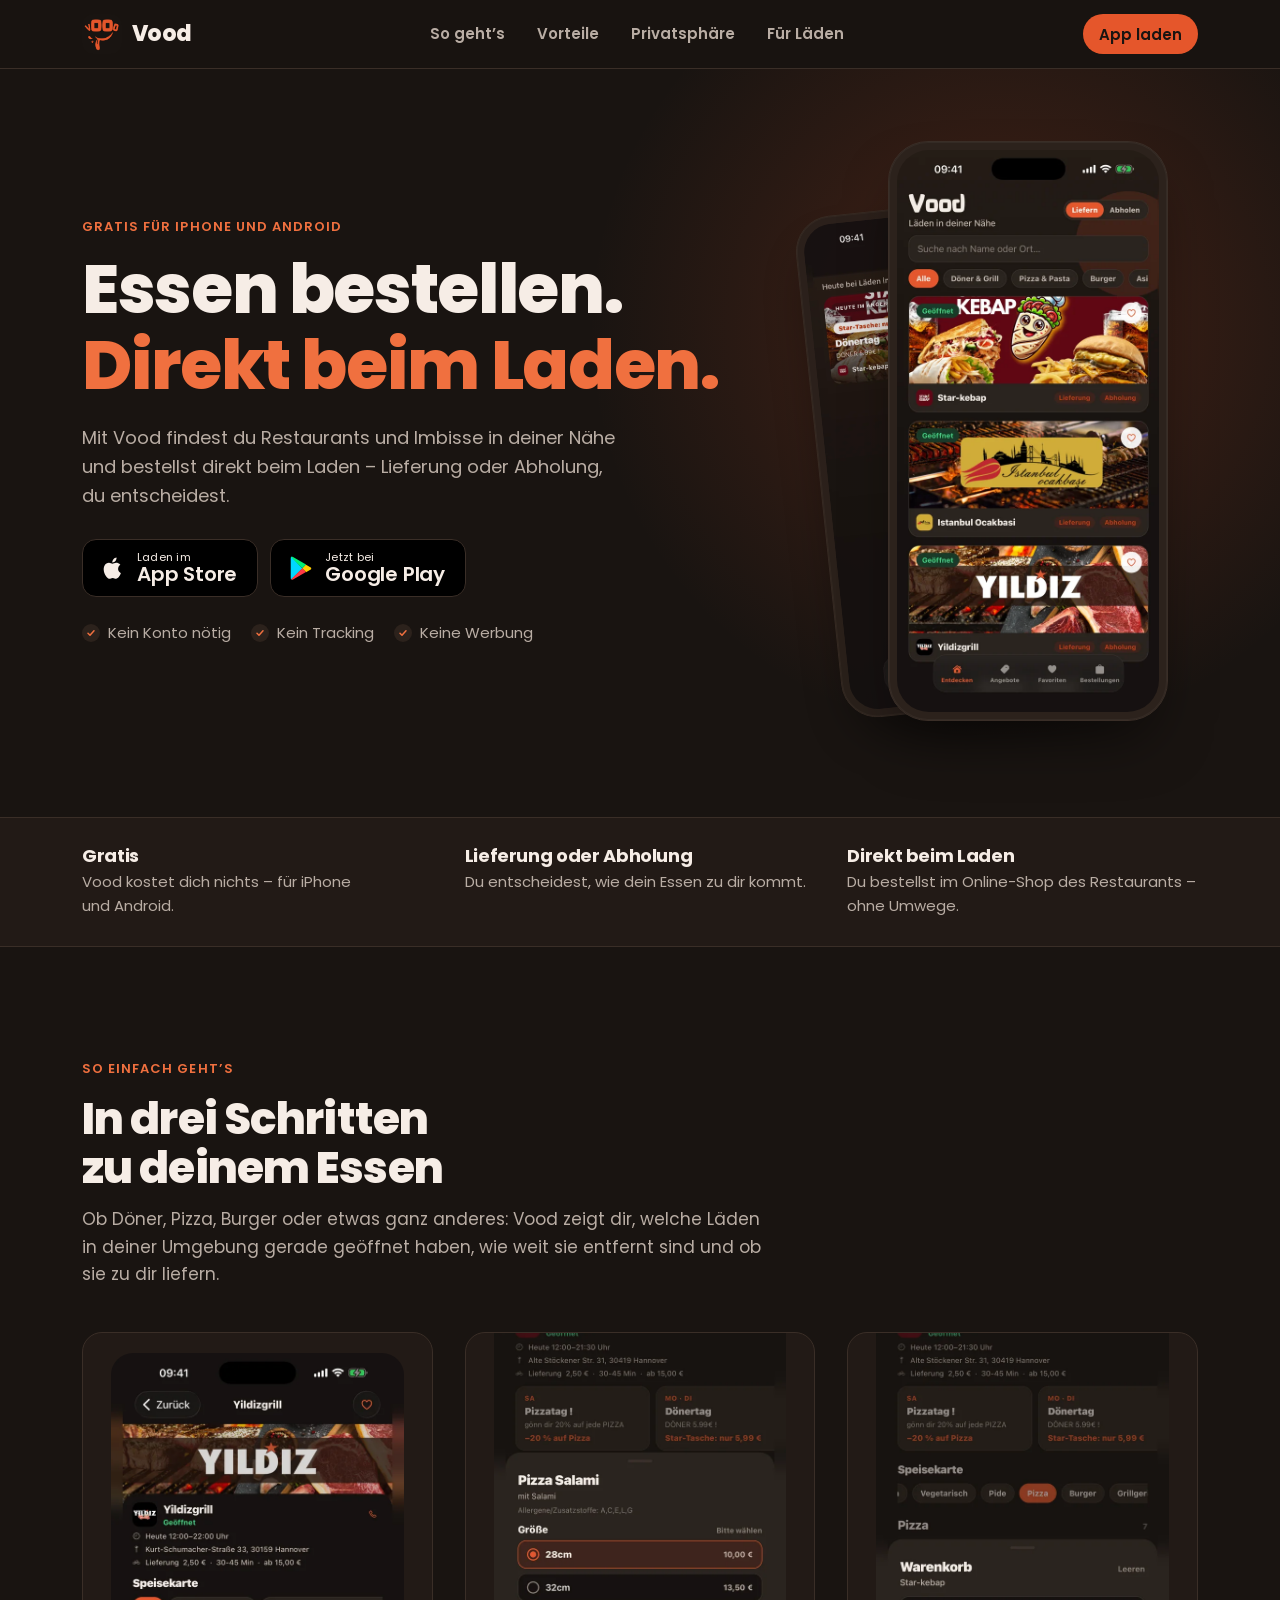
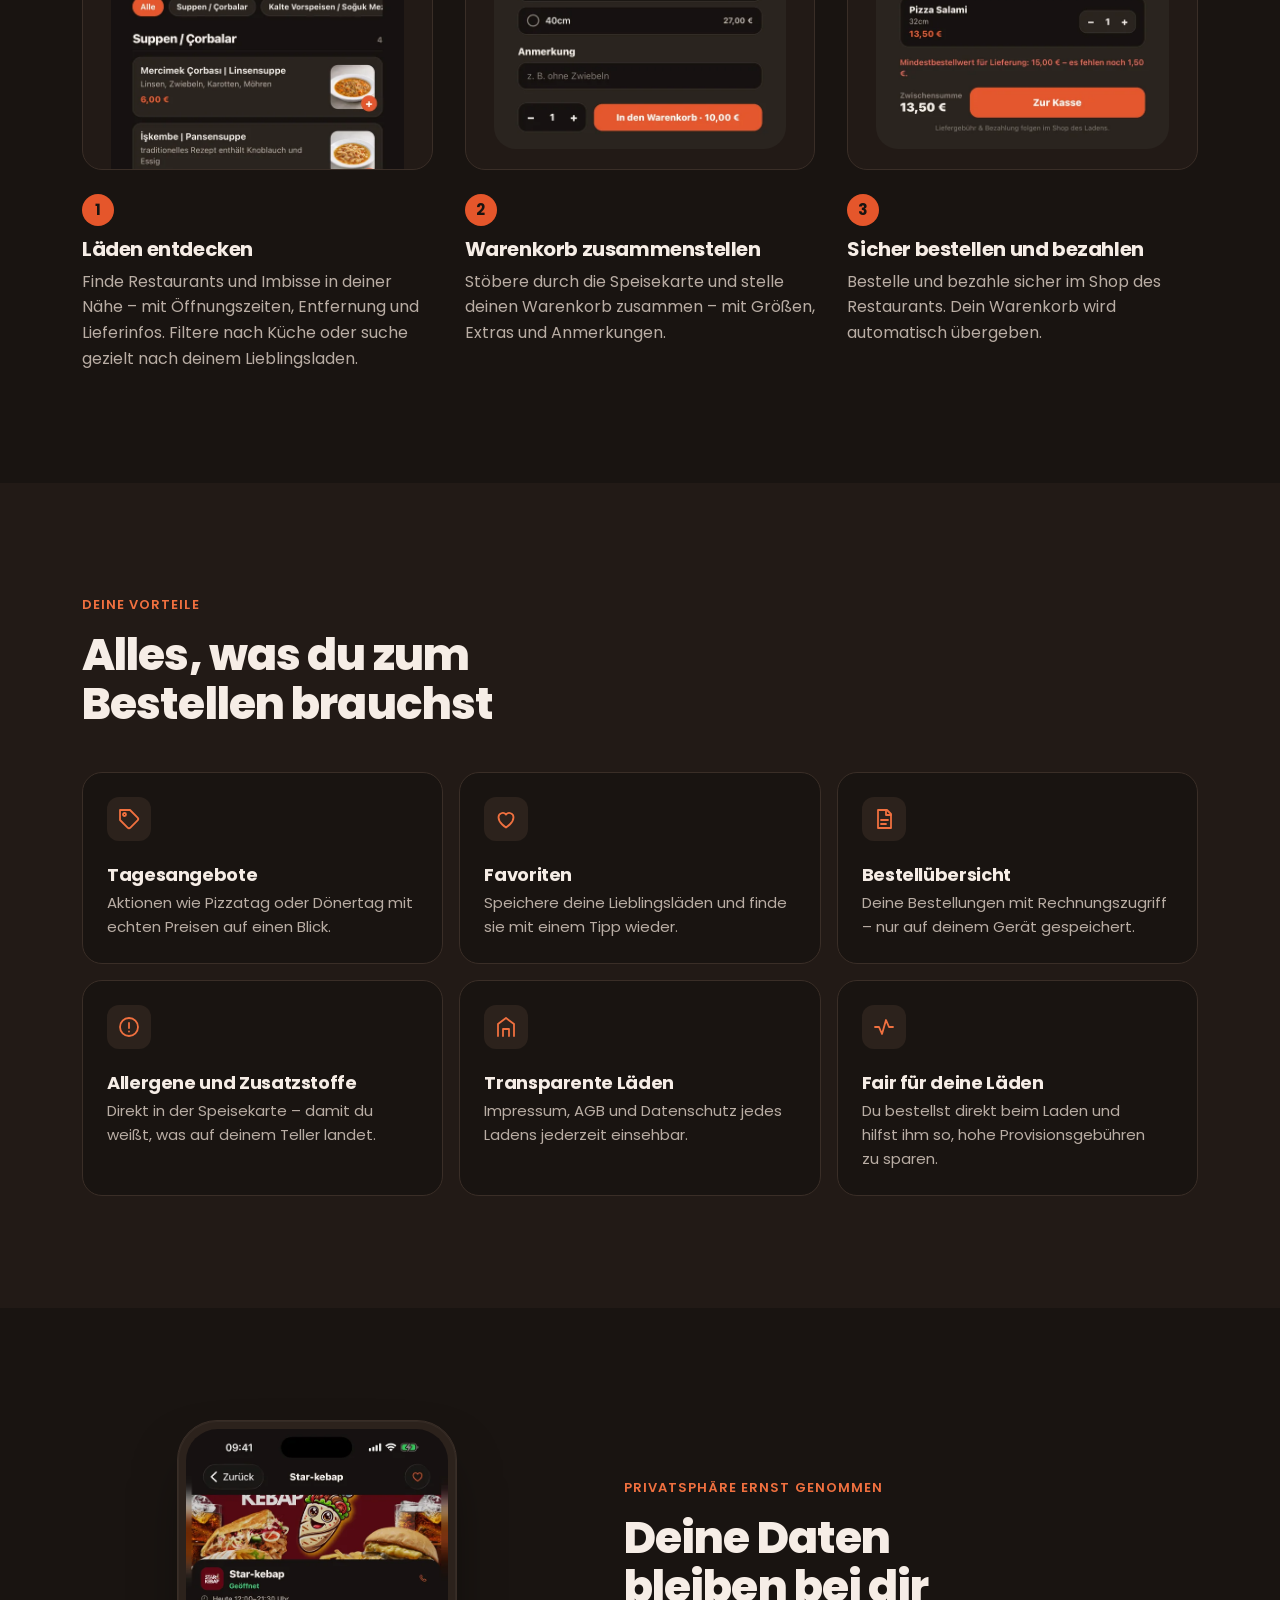
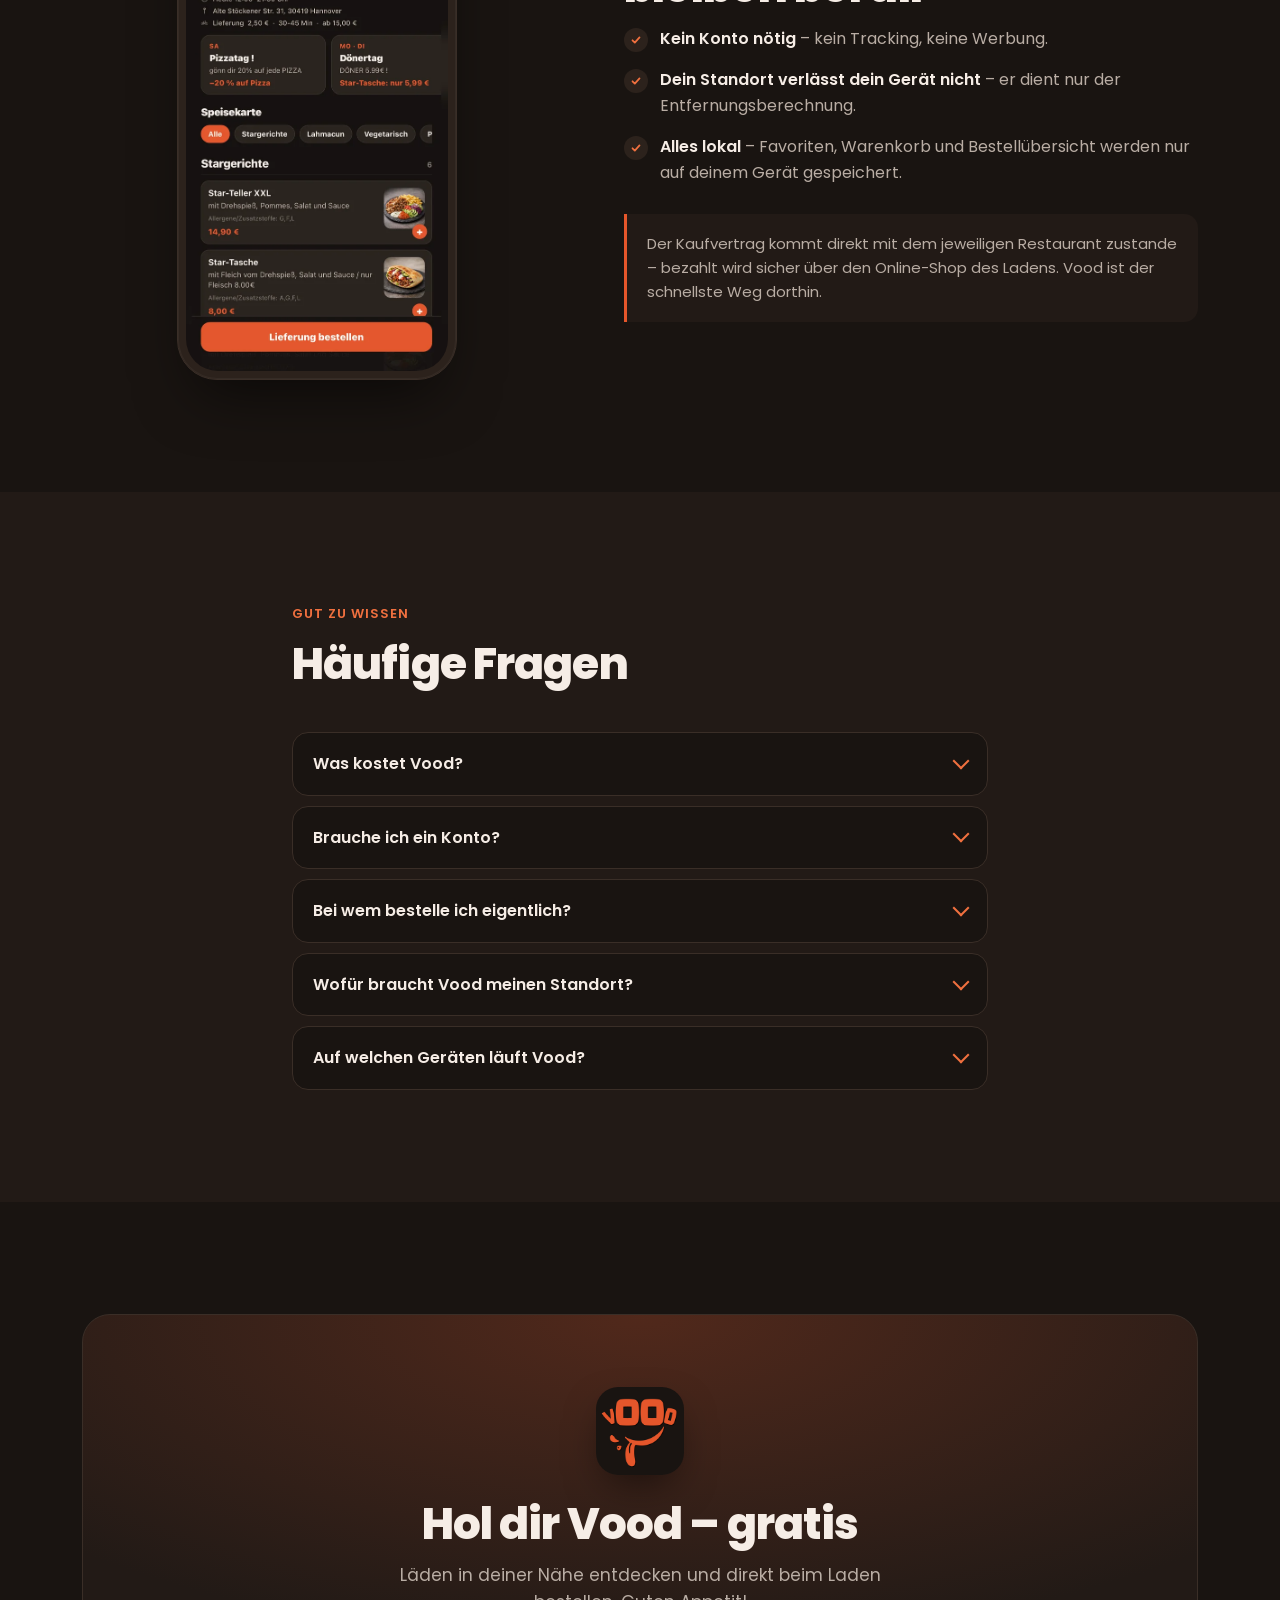
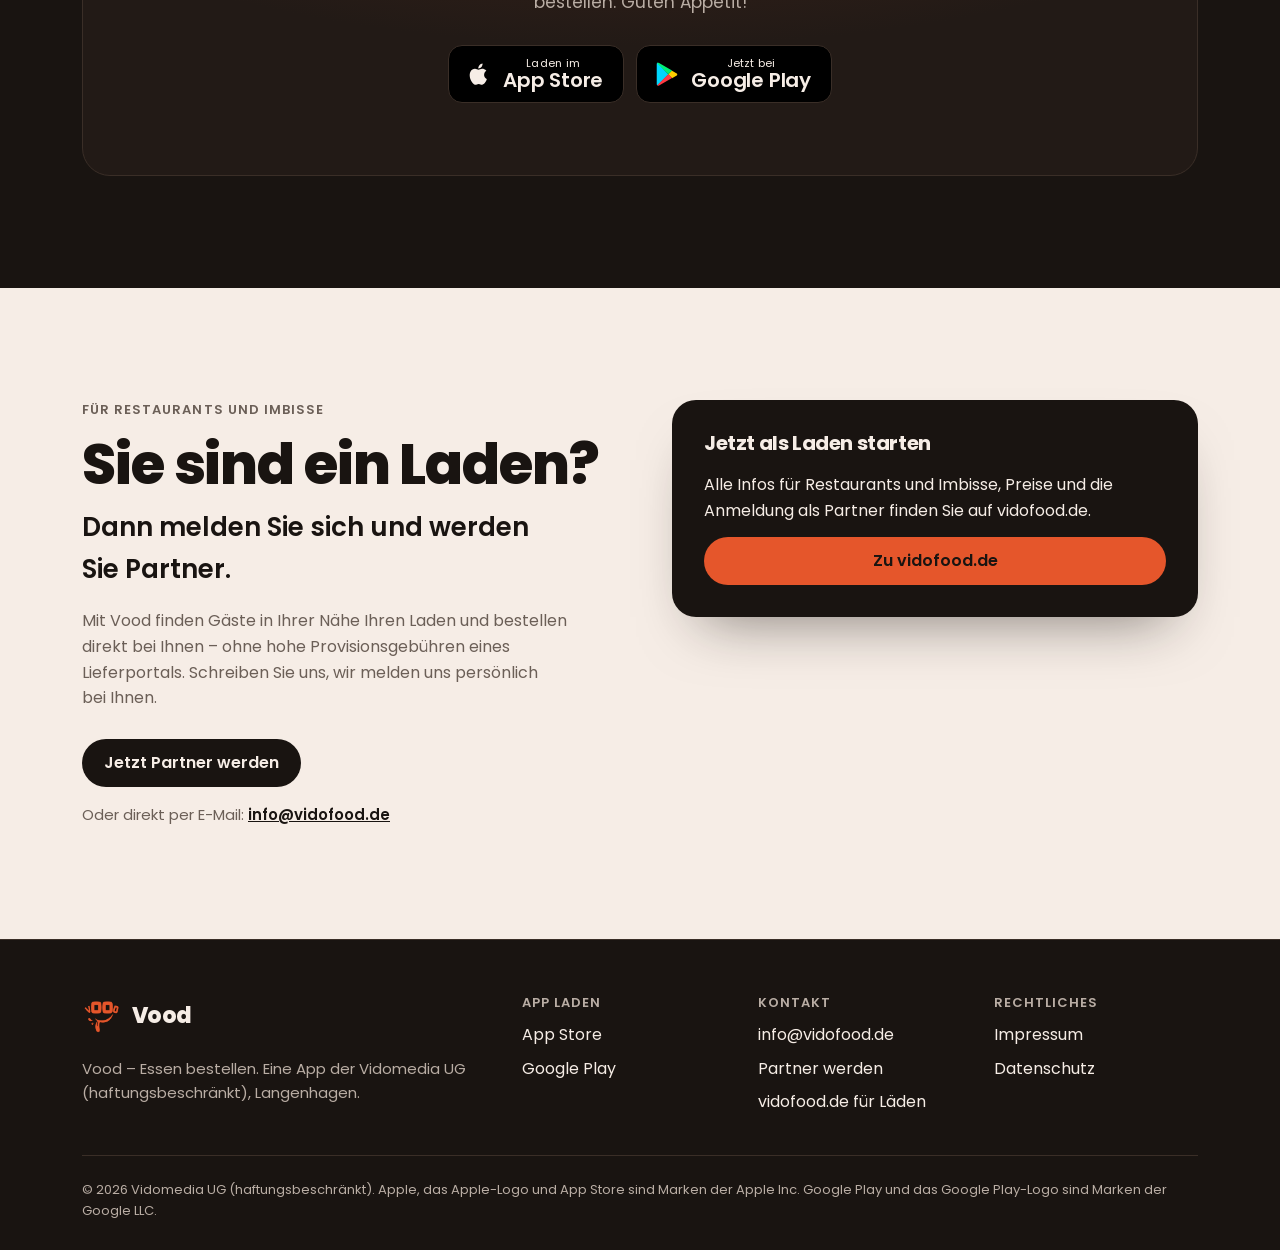
<file: index.html>
<!DOCTYPE html>
<html lang="de">
<head>
  <meta charset="UTF-8">
  <meta name="viewport" content="width=device-width, initial-scale=1">
  <title>Vood – Essen bestellen, direkt beim Laden | App für iPhone und Android</title>
  <meta name="description" content="Mit Vood findest du Restaurants und Imbisse in deiner Nähe und bestellst direkt beim Laden – Lieferung oder Abholung. Gratis, ohne Konto, ohne Tracking.">
  <meta name="theme-color" content="#191411">
  <meta property="og:title" content="Vood – Essen bestellen, direkt beim Laden">
  <meta property="og:description" content="Restaurants in deiner Nähe entdecken und Essen direkt beim Laden bestellen. Gratis für iPhone und Android.">
  <meta property="og:image" content="assets/img/vood-social.jpg">
  <meta property="og:type" content="website">
  <link rel="icon" type="image/png" href="assets/img/favicon.png">
  <link rel="apple-touch-icon" href="assets/img/apple-touch-icon.png">
  <link rel="stylesheet" href="assets/css/style.css">
</head>
<body>
  <a class="skip-link" href="#inhalt">Zum Inhalt springen</a>

  <header class="site-header">
    <div class="container header-inner">
      <a class="brand" href="index.html" aria-label="Vood – zur Startseite">
        <img class="brand-logo" src="assets/img/logo-vood.png" alt="Vood Logo" width="40" height="40">
        <span class="brand-name">Vood</span>
      </a>
      <nav class="main-nav" aria-label="Hauptnavigation">
        <ul>
          <li><a href="#so-gehts">So geht’s</a></li>
          <li><a href="#vorteile">Vorteile</a></li>
          <li><a href="#privatsphaere">Privatsphäre</a></li>
          <li><a href="#partner">Für Läden</a></li>
        </ul>
      </nav>
      <a class="btn btn-primary btn-sm" href="#download">App laden</a>
    </div>
  </header>

  <main id="inhalt">
    <!-- HERO -->
    <section class="hero" aria-labelledby="hero-title">
      <div class="container hero-grid">
        <div class="hero-copy">
          <p class="eyebrow hero-in" style="--i:0">Gratis für iPhone und Android</p>
          <h1 id="hero-title" class="hero-in" style="--i:1">Essen bestellen.<br><span class="text-accent">Direkt beim Laden.</span></h1>
          <p class="lead hero-in" style="--i:2">Mit Vood findest du Restaurants und Imbisse in deiner Nähe und bestellst direkt beim Laden – Lieferung oder Abholung, du entscheidest.</p>
          <div class="store-badges hero-in" style="--i:3">
            <a class="store-badge" href="https://apps.apple.com/de/app/vood-essen-bestellen/id6804287501" target="_blank" rel="noopener" aria-label="Vood im App Store laden">
              <svg class="store-icon" viewBox="0 0 24 24" aria-hidden="true" focusable="false"><path fill="currentColor" d="M16.37 12.73c-.02-2.3 1.88-3.4 1.96-3.46-1.07-1.56-2.73-1.77-3.32-1.8-1.41-.14-2.76.83-3.47.83-.72 0-1.82-.81-3-.79-1.54.02-2.96.9-3.75 2.27-1.6 2.78-.41 6.88 1.15 9.13.76 1.1 1.67 2.34 2.86 2.3 1.15-.05 1.58-.74 2.97-.74 1.38 0 1.77.74 2.98.72 1.23-.02 2.01-1.12 2.76-2.23.87-1.28 1.23-2.52 1.25-2.58-.03-.01-2.4-.92-2.42-3.65zM14.1 5.98c.63-.77 1.06-1.83.94-2.89-.91.04-2.01.61-2.67 1.37-.58.67-1.09 1.75-.95 2.79 1.01.08 2.05-.51 2.68-1.27z"/></svg>
              <span class="store-text"><span class="store-small">Laden im</span><span class="store-big">App Store</span></span>
            </a>
            <a class="store-badge" href="https://play.google.com/store/apps/details?id=de.vidofood.app" target="_blank" rel="noopener" aria-label="Vood bei Google Play laden">
              <svg class="store-icon" viewBox="0 0 24 24" aria-hidden="true" focusable="false"><path fill="#00d7fe" d="M3.6 2.3c-.3.3-.4.7-.4 1.3v16.8c0 .6.1 1 .4 1.3l.1.1 9.4-9.4v-.2L3.7 2.2z"/><path fill="#ffce00" d="m16.2 15.5-3.1-3.1v-.2l3.1-3.1.1.1 3.7 2.1c1.1.6 1.1 1.6 0 2.2l-3.7 2.1z"/><path fill="#ff3a44" d="m16.3 15.4-3.2-3.2-9.5 9.5c.4.4.9.4 1.6.1l11.1-6.4"/><path fill="#00f076" d="M16.3 8.9 5.2 2.6c-.7-.4-1.2-.3-1.6.1l9.5 9.5z"/></svg>
              <span class="store-text"><span class="store-small">Jetzt bei</span><span class="store-big">Google Play</span></span>
            </a>
          </div>
          <ul class="trust-list hero-in" style="--i:4">
            <li>Kein Konto nötig</li>
            <li>Kein Tracking</li>
            <li>Keine Werbung</li>
          </ul>
        </div>
        <div class="hero-visual hero-in" style="--i:2">
          <div class="phone phone-back">
            <img src="assets/img/screen-angebote.webp" alt="Vood-App: Angebote von heute bei Läden in deiner Nähe" width="600" height="1200">
          </div>
          <div class="phone phone-front">
            <img src="assets/img/screen-entdecken.webp" alt="Vood-App: Startseite mit Läden in deiner Nähe, Filtern nach Küche und Lieferung oder Abholung" width="600" height="1200" fetchpriority="high">
          </div>
        </div>
      </div>
    </section>

    <!-- FACTS -->
    <section class="facts" aria-label="Vood auf einen Blick">
      <div class="container facts-grid">
        <div class="fact">
          <h2 class="fact-title">Gratis</h2>
          <p>Vood kostet dich nichts – für iPhone und Android.</p>
        </div>
        <div class="fact">
          <h2 class="fact-title">Lieferung oder Abholung</h2>
          <p>Du entscheidest, wie dein Essen zu dir kommt.</p>
        </div>
        <div class="fact">
          <h2 class="fact-title">Direkt beim Laden</h2>
          <p>Du bestellst im Online-Shop des Restaurants – ohne Umwege.</p>
        </div>
      </div>
    </section>

    <!-- SO GEHT'S -->
    <section id="so-gehts" class="section" aria-labelledby="steps-title">
      <div class="container">
        <div class="section-head reveal">
          <p class="eyebrow">So einfach geht’s</p>
          <h2 id="steps-title">In drei Schritten zu deinem Essen</h2>
          <p class="section-lead">Ob Döner, Pizza, Burger oder etwas ganz anderes: Vood zeigt dir, welche Läden in deiner Umgebung gerade geöffnet haben, wie weit sie entfernt sind und ob sie zu dir liefern.</p>
        </div>
        <ol class="steps">
          <li class="step reveal" style="--i:0">
            <div class="step-shot">
              <img src="assets/img/screen-speisekarte.webp" alt="Vood-App: Laden mit Öffnungszeiten, Lieferinfos und Speisekarte" width="600" height="1200" loading="lazy">
            </div>
            <span class="step-num" aria-hidden="true">1</span>
            <h3>Läden entdecken</h3>
            <p>Finde Restaurants und Imbisse in deiner Nähe – mit Öffnungszeiten, Entfernung und Lieferinfos. Filtere nach Küche oder suche gezielt nach deinem Lieblingsladen.</p>
          </li>
          <li class="step reveal" style="--i:1">
            <div class="step-shot step-shot-bottom">
              <img src="assets/img/screen-groessen-extras.webp" alt="Vood-App: Pizza Salami mit Auswahl der Größe und Feld für Anmerkungen" width="600" height="1200" loading="lazy">
            </div>
            <span class="step-num" aria-hidden="true">2</span>
            <h3>Warenkorb zusammenstellen</h3>
            <p>Stöbere durch die Speisekarte und stelle deinen Warenkorb zusammen – mit Größen, Extras und Anmerkungen.</p>
          </li>
          <li class="step reveal" style="--i:2">
            <div class="step-shot step-shot-bottom">
              <img src="assets/img/screen-warenkorb.webp" alt="Vood-App: Warenkorb mit Gesamtsumme und Button „Zur Kasse“" width="600" height="1200" loading="lazy">
            </div>
            <span class="step-num" aria-hidden="true">3</span>
            <h3>Sicher bestellen und bezahlen</h3>
            <p>Bestelle und bezahle sicher im Shop des Restaurants. Dein Warenkorb wird automatisch übergeben.</p>
          </li>
        </ol>
      </div>
    </section>

    <!-- VORTEILE -->
    <section id="vorteile" class="section section-surface" aria-labelledby="benefits-title">
      <div class="container">
        <div class="section-head reveal">
          <p class="eyebrow">Deine Vorteile</p>
          <h2 id="benefits-title">Alles, was du zum Bestellen brauchst</h2>
        </div>
        <ul class="benefits">
          <li class="benefit reveal" style="--i:0">
            <svg class="benefit-icon" viewBox="0 0 24 24" aria-hidden="true" focusable="false"><path d="M20.6 13.4 13.4 20.6a2 2 0 0 1-2.8 0L3 13V3h10l7.6 7.6a2 2 0 0 1 0 2.8Z"/><circle cx="7.5" cy="7.5" r="1.5"/></svg>
            <h3>Tagesangebote</h3>
            <p>Aktionen wie Pizzatag oder Dönertag mit echten Preisen auf einen Blick.</p>
          </li>
          <li class="benefit reveal" style="--i:1">
            <svg class="benefit-icon" viewBox="0 0 24 24" aria-hidden="true" focusable="false"><path d="M12 20.5s-7.5-4.6-7.5-10.3A4.2 4.2 0 0 1 12 7.6a4.2 4.2 0 0 1 7.5 2.6c0 5.7-7.5 10.3-7.5 10.3Z"/></svg>
            <h3>Favoriten</h3>
            <p>Speichere deine Lieblingsläden und finde sie mit einem Tipp wieder.</p>
          </li>
          <li class="benefit reveal" style="--i:2">
            <svg class="benefit-icon" viewBox="0 0 24 24" aria-hidden="true" focusable="false"><path d="M6 3h9l4 4v14H6z"/><path d="M14 3v5h5M9 13h7M9 17h5"/></svg>
            <h3>Bestellübersicht</h3>
            <p>Deine Bestellungen mit Rechnungszugriff – nur auf deinem Gerät gespeichert.</p>
          </li>
          <li class="benefit reveal" style="--i:3">
            <svg class="benefit-icon" viewBox="0 0 24 24" aria-hidden="true" focusable="false"><circle cx="12" cy="12" r="9"/><path d="M12 8v5M12 16.5v.01"/></svg>
            <h3>Allergene und Zusatzstoffe</h3>
            <p>Direkt in der Speisekarte – damit du weißt, was auf deinem Teller landet.</p>
          </li>
          <li class="benefit reveal" style="--i:4">
            <svg class="benefit-icon" viewBox="0 0 24 24" aria-hidden="true" focusable="false"><path d="M4 21V9l8-6 8 6v12"/><path d="M9 21v-7h6v7"/></svg>
            <h3>Transparente Läden</h3>
            <p>Impressum, AGB und Datenschutz jedes Ladens jederzeit einsehbar.</p>
          </li>
          <li class="benefit reveal" style="--i:5">
            <svg class="benefit-icon" viewBox="0 0 24 24" aria-hidden="true" focusable="false"><path d="M3 12h4l3 7 4-14 3 7h4"/></svg>
            <h3>Fair für deine Läden</h3>
            <p>Du bestellst direkt beim Laden und hilfst ihm so, hohe Provisionsgebühren zu sparen.</p>
          </li>
        </ul>
      </div>
    </section>

    <!-- PRIVATSPHÄRE -->
    <section id="privatsphaere" class="section" aria-labelledby="privacy-title">
      <div class="container split">
        <div class="split-visual reveal">
          <div class="phone phone-solo">
            <img src="assets/img/screen-tagesangebote.webp" alt="Vood-App: Laden-Ansicht mit Tagesangeboten wie Pizzatag und Dönertag" width="600" height="1200" loading="lazy">
          </div>
        </div>
        <div class="split-copy reveal" style="--i:1">
          <p class="eyebrow">Privatsphäre ernst genommen</p>
          <h2 id="privacy-title">Deine Daten bleiben bei dir</h2>
          <ul class="check-list">
            <li><strong>Kein Konto nötig</strong> – kein Tracking, keine Werbung.</li>
            <li><strong>Dein Standort verlässt dein Gerät nicht</strong> – er dient nur der Entfernungsberechnung.</li>
            <li><strong>Alles lokal</strong> – Favoriten, Warenkorb und Bestellübersicht werden nur auf deinem Gerät gespeichert.</li>
          </ul>
          <p class="note">Der Kaufvertrag kommt direkt mit dem jeweiligen Restaurant zustande – bezahlt wird sicher über den Online-Shop des Ladens. Vood ist der schnellste Weg dorthin.</p>
        </div>
      </div>
    </section>

    <!-- FAQ -->
    <section id="fragen" class="section section-surface" aria-labelledby="faq-title">
      <div class="container narrow">
        <div class="section-head reveal">
          <p class="eyebrow">Gut zu wissen</p>
          <h2 id="faq-title">Häufige Fragen</h2>
        </div>
        <div class="faq reveal">
          <details>
            <summary>Was kostet Vood?</summary>
            <p>Die App ist gratis. Du bezahlst nur dein Essen – direkt im Online-Shop des Restaurants.</p>
          </details>
          <details>
            <summary>Brauche ich ein Konto?</summary>
            <p>Nein. Vood funktioniert ohne Konto, ohne Tracking und ohne Werbung.</p>
          </details>
          <details>
            <summary>Bei wem bestelle ich eigentlich?</summary>
            <p>Direkt beim Laden. Vood ist kein klassischer Lieferdienst-Vermittler: Der Kaufvertrag kommt mit dem jeweiligen Restaurant zustande, bezahlt wird sicher über dessen Online-Shop.</p>
          </details>
          <details>
            <summary>Wofür braucht Vood meinen Standort?</summary>
            <p>Nur, um die Entfernung zu den Läden zu berechnen. Dein Standort verlässt dein Gerät nicht.</p>
          </details>
          <details>
            <summary>Auf welchen Geräten läuft Vood?</summary>
            <p>Auf dem iPhone über den App Store und auf Android-Smartphones über Google Play.</p>
          </details>
        </div>
      </div>
    </section>

    <!-- DOWNLOAD -->
    <section id="download" class="section download" aria-labelledby="download-title">
      <div class="container">
        <div class="download-card reveal">
          <img class="download-icon" src="assets/img/logo-vood.png" alt="Vood App-Icon" width="96" height="96" loading="lazy">
          <h2 id="download-title">Hol dir Vood – gratis</h2>
          <p class="section-lead">Läden in deiner Nähe entdecken und direkt beim Laden bestellen. Guten Appetit!</p>
          <div class="store-badges store-badges-center">
            <a class="store-badge" href="https://apps.apple.com/de/app/vood-essen-bestellen/id6804287501" target="_blank" rel="noopener" aria-label="Vood im App Store laden">
              <svg class="store-icon" viewBox="0 0 24 24" aria-hidden="true" focusable="false"><path fill="currentColor" d="M16.37 12.73c-.02-2.3 1.88-3.4 1.96-3.46-1.07-1.56-2.73-1.77-3.32-1.8-1.41-.14-2.76.83-3.47.83-.72 0-1.82-.81-3-.79-1.54.02-2.96.9-3.75 2.27-1.6 2.78-.41 6.88 1.15 9.13.76 1.1 1.67 2.34 2.86 2.3 1.15-.05 1.58-.74 2.97-.74 1.38 0 1.77.74 2.98.72 1.23-.02 2.01-1.12 2.76-2.23.87-1.28 1.23-2.52 1.25-2.58-.03-.01-2.4-.92-2.42-3.65zM14.1 5.98c.63-.77 1.06-1.83.94-2.89-.91.04-2.01.61-2.67 1.37-.58.67-1.09 1.75-.95 2.79 1.01.08 2.05-.51 2.68-1.27z"/></svg>
              <span class="store-text"><span class="store-small">Laden im</span><span class="store-big">App Store</span></span>
            </a>
            <a class="store-badge" href="https://play.google.com/store/apps/details?id=de.vidofood.app" target="_blank" rel="noopener" aria-label="Vood bei Google Play laden">
              <svg class="store-icon" viewBox="0 0 24 24" aria-hidden="true" focusable="false"><path fill="#00d7fe" d="M3.6 2.3c-.3.3-.4.7-.4 1.3v16.8c0 .6.1 1 .4 1.3l.1.1 9.4-9.4v-.2L3.7 2.2z"/><path fill="#ffce00" d="m16.2 15.5-3.1-3.1v-.2l3.1-3.1.1.1 3.7 2.1c1.1.6 1.1 1.6 0 2.2l-3.7 2.1z"/><path fill="#ff3a44" d="m16.3 15.4-3.2-3.2-9.5 9.5c.4.4.9.4 1.6.1l11.1-6.4"/><path fill="#00f076" d="M16.3 8.9 5.2 2.6c-.7-.4-1.2-.3-1.6.1l9.5 9.5z"/></svg>
              <span class="store-text"><span class="store-small">Jetzt bei</span><span class="store-big">Google Play</span></span>
            </a>
          </div>
        </div>
      </div>
    </section>

    <!-- PARTNER -->
    <section id="partner" class="partner" aria-labelledby="partner-title">
      <div class="container partner-grid">
        <div class="partner-copy reveal">
          <p class="eyebrow eyebrow-dark">Für Restaurants und Imbisse</p>
          <h2 id="partner-title">Sie sind ein Laden?</h2>
          <p class="partner-lead">Dann melden Sie sich und werden Sie Partner.</p>
          <p>Mit Vood finden Gäste in Ihrer Nähe Ihren Laden und bestellen direkt bei Ihnen – ohne hohe Provisionsgebühren eines Lieferportals. Schreiben Sie uns, wir melden uns persönlich bei Ihnen.</p>
          <a class="btn btn-dark" href="https://vidofood.de" target="_blank" rel="noopener">Jetzt Partner werden</a>
          <p class="partner-mail">Oder direkt per E-Mail: <a href="mailto:info@vidofood.de?subject=Partner%20werden%20bei%20Vood">info@vidofood.de</a></p>
        </div>
        <div class="partner-form reveal" style="--i:1">
          <h3>Jetzt als Laden starten</h3>
          <p>Alle Infos für Restaurants und Imbisse, Preise und die Anmeldung als Partner finden Sie auf vidofood.de.</p>
          <a class="btn btn-primary btn-block" href="https://vidofood.de" target="_blank" rel="noopener">Zu vidofood.de</a>
        </div>
      </div>
    </section>
  </main>

  <footer class="site-footer">
    <div class="container footer-grid">
      <div class="footer-brand">
        <a class="brand" href="index.html" aria-label="Vood – zur Startseite">
          <img class="brand-logo" src="assets/img/logo-vood.png" alt="Vood Logo" width="40" height="40" loading="lazy">
          <span class="brand-name">Vood</span>
        </a>
        <p>Vood – Essen bestellen. Eine App der Vidomedia UG (haftungsbeschränkt), Langenhagen.</p>
      </div>
      <div class="footer-col">
        <h2 class="footer-title">App laden</h2>
        <ul>
          <li><a href="https://apps.apple.com/de/app/vood-essen-bestellen/id6804287501" target="_blank" rel="noopener">App Store</a></li>
          <li><a href="https://play.google.com/store/apps/details?id=de.vidofood.app" target="_blank" rel="noopener">Google Play</a></li>
        </ul>
      </div>
      <div class="footer-col">
        <h2 class="footer-title">Kontakt</h2>
        <ul>
          <li><a href="mailto:info@vidofood.de">info@vidofood.de</a></li>
          <li><a href="#partner">Partner werden</a></li>
          <li><a href="https://vidofood.de" target="_blank" rel="noopener">vidofood.de für Läden</a></li>
        </ul>
      </div>
      <div class="footer-col">
        <h2 class="footer-title">Rechtliches</h2>
        <ul>
          <li><a href="impressum.html">Impressum</a></li>
          <li><a href="datenschutz.html">Datenschutz</a></li>
        </ul>
      </div>
    </div>
    <div class="container footer-bottom">
      <p>© 2026 Vidomedia UG (haftungsbeschränkt). Apple, das Apple-Logo und App Store sind Marken der Apple Inc. Google Play und das Google Play-Logo sind Marken der Google LLC.</p>
    </div>
  </footer>

  <script src="assets/js/main.js"></script>
</body>
</html>
</file>
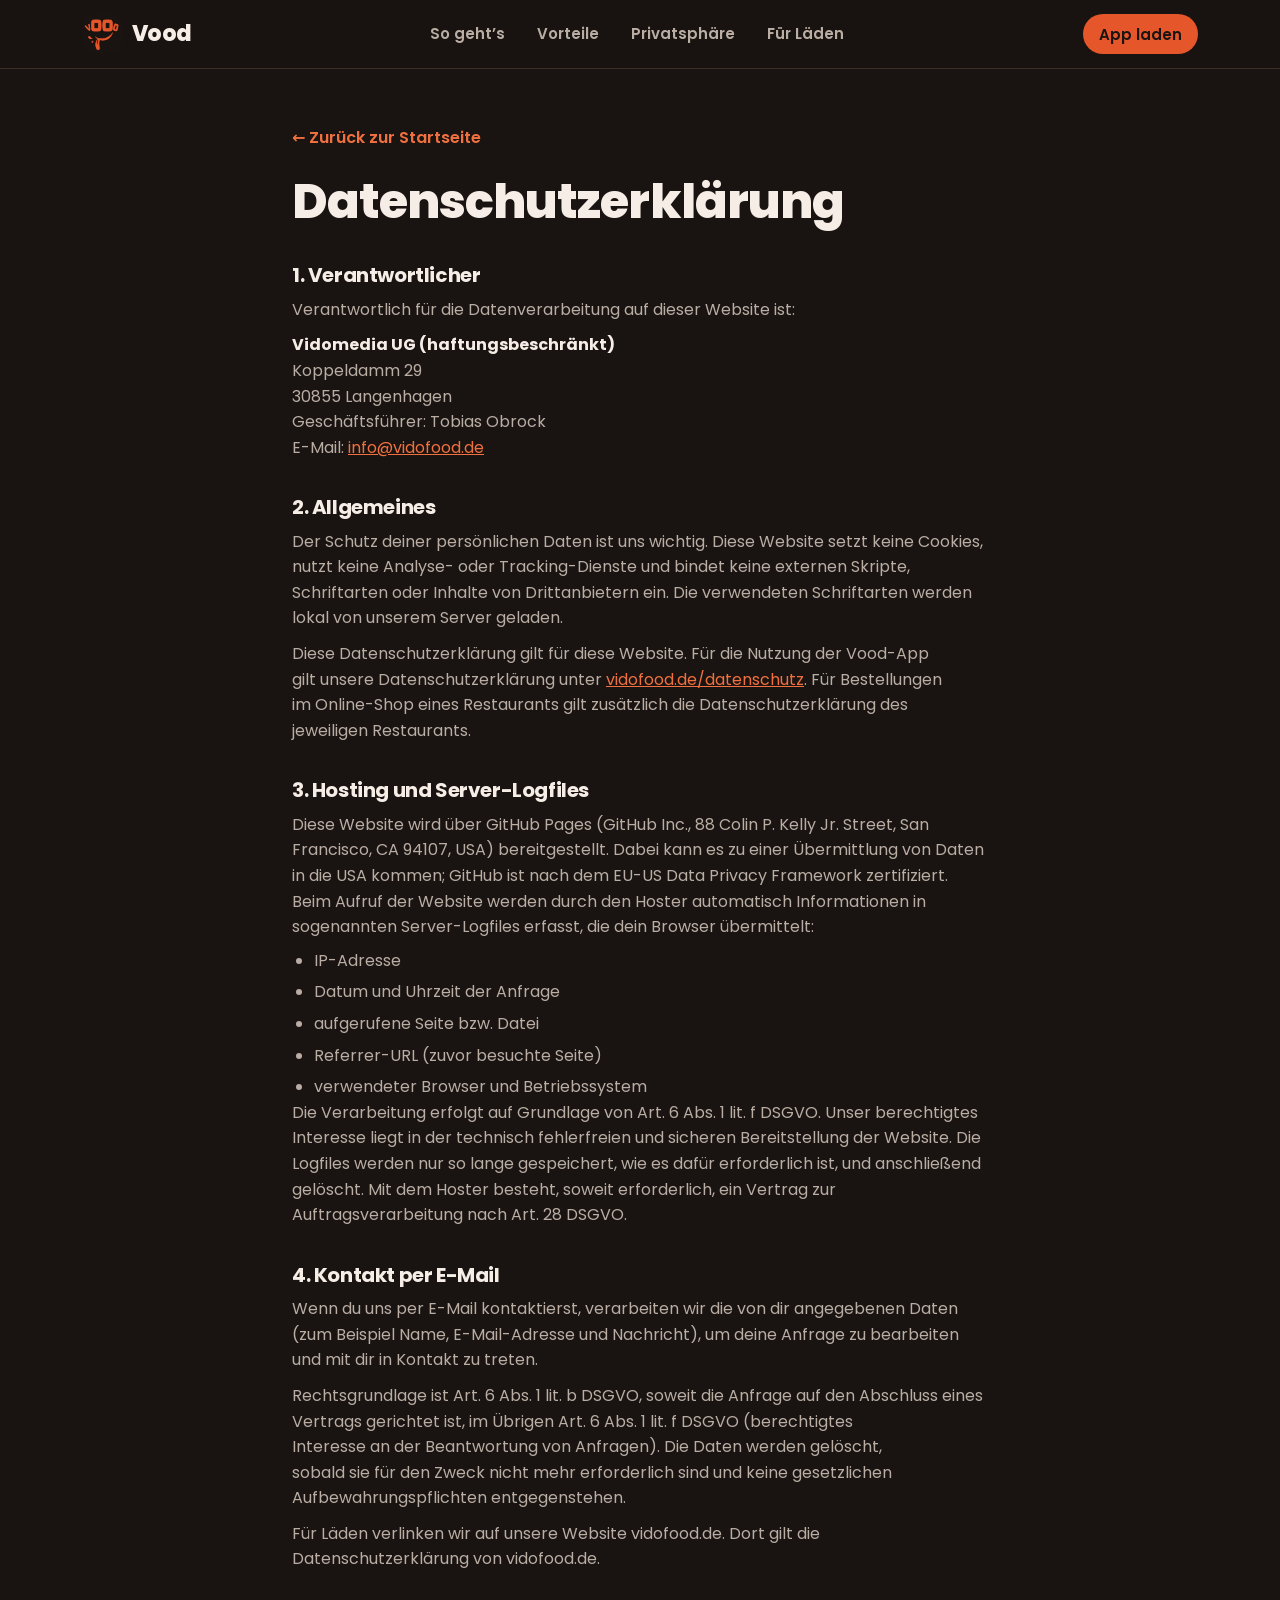
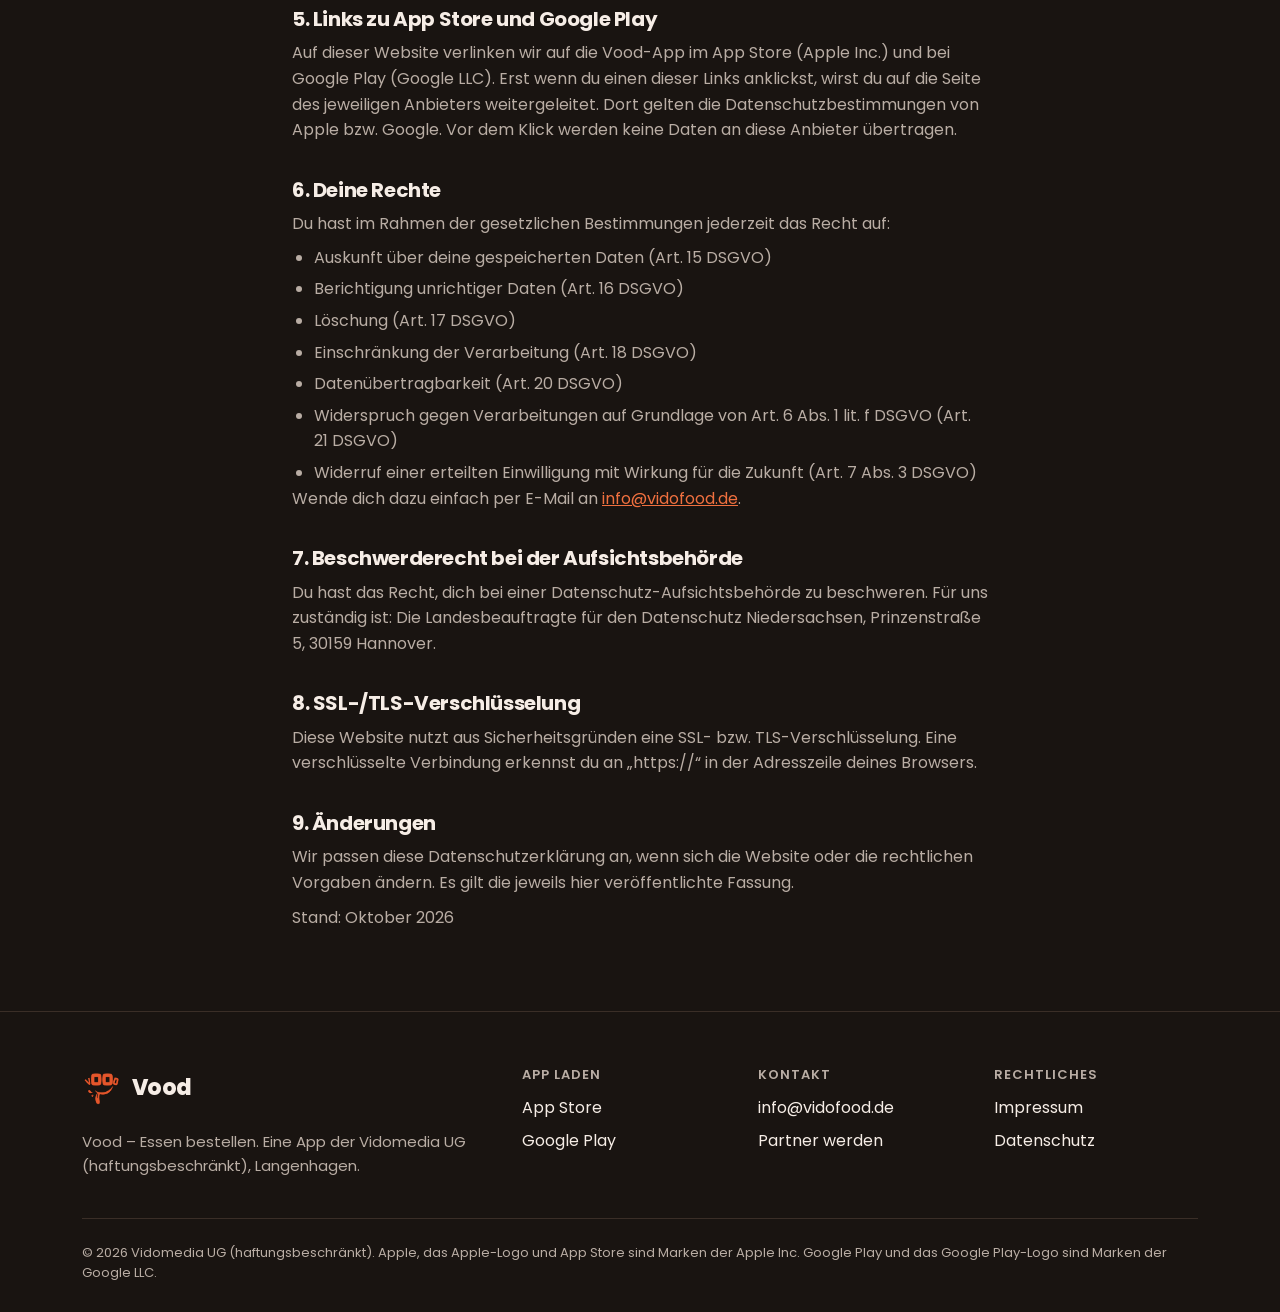
<file: datenschutz.html>
<!DOCTYPE html>
<html lang="de">
<head>
  <meta charset="UTF-8">
  <meta name="viewport" content="width=device-width, initial-scale=1">
  <title>Datenschutz – Vood</title>
  <meta name="robots" content="noindex, follow">
  <meta name="theme-color" content="#191411">
  <link rel="icon" type="image/png" href="assets/img/favicon.png">
  <link rel="stylesheet" href="assets/css/style.css">
</head>
<body>
  <a class="skip-link" href="#inhalt">Zum Inhalt springen</a>
  <header class="site-header">
    <div class="container header-inner">
      <a class="brand" href="index.html" aria-label="Vood – zur Startseite">
        <img class="brand-logo" src="assets/img/logo-vood.png" alt="Vood Logo" width="40" height="40">
        <span class="brand-name">Vood</span>
      </a>
      <nav class="main-nav" aria-label="Hauptnavigation">
        <ul>
          <li><a href="index.html#so-gehts">So geht’s</a></li>
          <li><a href="index.html#vorteile">Vorteile</a></li>
          <li><a href="index.html#privatsphaere">Privatsphäre</a></li>
          <li><a href="index.html#partner">Für Läden</a></li>
        </ul>
      </nav>
      <a class="btn btn-primary btn-sm" href="index.html#download">App laden</a>
    </div>
  </header>

  <main id="inhalt" class="legal">
    <div class="container narrow">
      <a class="back-link" href="index.html">← Zurück zur Startseite</a>
      <h1>Datenschutzerklärung</h1>

      <h2>1. Verantwortlicher</h2>
      <p>Verantwortlich für die Datenverarbeitung auf dieser Website ist:</p>
      <p><strong>Vidomedia UG (haftungsbeschränkt)</strong><br>Koppeldamm 29<br>30855 Langenhagen<br>Geschäftsführer: Tobias Obrock<br>E-Mail: <a href="mailto:info@vidofood.de">info@vidofood.de</a></p>

      <h2>2. Allgemeines</h2>
      <p>Der Schutz deiner persönlichen Daten ist uns wichtig. Diese Website setzt keine Cookies, nutzt keine Analyse- oder Tracking-Dienste und bindet keine externen Skripte, Schriftarten oder Inhalte von Drittanbietern ein. Die verwendeten Schriftarten werden lokal von unserem Server geladen.</p>
      <p>Diese Datenschutzerklärung gilt für diese Website. Für die Nutzung der Vood-App gilt unsere Datenschutzerklärung unter <a href="https://vidofood.de/datenschutz" target="_blank" rel="noopener">vidofood.de/datenschutz</a>. Für Bestellungen im Online-Shop eines Restaurants gilt zusätzlich die Datenschutzerklärung des jeweiligen Restaurants.</p>

      <h2>3. Hosting und Server-Logfiles</h2>
      <p>Diese Website wird über GitHub Pages (GitHub Inc., 88 Colin P. Kelly Jr. Street, San Francisco, CA 94107, USA) bereitgestellt. Dabei kann es zu einer Übermittlung von Daten in die USA kommen; GitHub ist nach dem EU-US Data Privacy Framework zertifiziert. Beim Aufruf der Website werden durch den Hoster automatisch Informationen in sogenannten Server-Logfiles erfasst, die dein Browser übermittelt:</p>
      <ul>
        <li>IP-Adresse</li>
        <li>Datum und Uhrzeit der Anfrage</li>
        <li>aufgerufene Seite bzw. Datei</li>
        <li>Referrer-URL (zuvor besuchte Seite)</li>
        <li>verwendeter Browser und Betriebssystem</li>
      </ul>
      <p>Die Verarbeitung erfolgt auf Grundlage von Art. 6 Abs. 1 lit. f DSGVO. Unser berechtigtes Interesse liegt in der technisch fehlerfreien und sicheren Bereitstellung der Website. Die Logfiles werden nur so lange gespeichert, wie es dafür erforderlich ist, und anschließend gelöscht. Mit dem Hoster besteht, soweit erforderlich, ein Vertrag zur Auftragsverarbeitung nach Art. 28 DSGVO.</p>

      <h2>4. Kontakt per E-Mail</h2>
      <p>Wenn du uns per E-Mail kontaktierst, verarbeiten wir die von dir angegebenen Daten (zum Beispiel Name, E-Mail-Adresse und Nachricht), um deine Anfrage zu bearbeiten und mit dir in Kontakt zu treten.</p>
      <p>Rechtsgrundlage ist Art. 6 Abs. 1 lit. b DSGVO, soweit die Anfrage auf den Abschluss eines Vertrags gerichtet ist, im Übrigen Art. 6 Abs. 1 lit. f DSGVO (berechtigtes Interesse an der Beantwortung von Anfragen). Die Daten werden gelöscht, sobald sie für den Zweck nicht mehr erforderlich sind und keine gesetzlichen Aufbewahrungspflichten entgegenstehen.</p>
      <p>Für Läden verlinken wir auf unsere Website vidofood.de. Dort gilt die Datenschutzerklärung von vidofood.de.</p>

      <h2>5. Links zu App Store und Google Play</h2>
      <p>Auf dieser Website verlinken wir auf die Vood-App im App Store (Apple Inc.) und bei Google Play (Google LLC). Erst wenn du einen dieser Links anklickst, wirst du auf die Seite des jeweiligen Anbieters weitergeleitet. Dort gelten die Datenschutzbestimmungen von Apple bzw. Google. Vor dem Klick werden keine Daten an diese Anbieter übertragen.</p>

      <h2>6. Deine Rechte</h2>
      <p>Du hast im Rahmen der gesetzlichen Bestimmungen jederzeit das Recht auf:</p>
      <ul>
        <li>Auskunft über deine gespeicherten Daten (Art. 15 DSGVO)</li>
        <li>Berichtigung unrichtiger Daten (Art. 16 DSGVO)</li>
        <li>Löschung (Art. 17 DSGVO)</li>
        <li>Einschränkung der Verarbeitung (Art. 18 DSGVO)</li>
        <li>Datenübertragbarkeit (Art. 20 DSGVO)</li>
        <li>Widerspruch gegen Verarbeitungen auf Grundlage von Art. 6 Abs. 1 lit. f DSGVO (Art. 21 DSGVO)</li>
        <li>Widerruf einer erteilten Einwilligung mit Wirkung für die Zukunft (Art. 7 Abs. 3 DSGVO)</li>
      </ul>
      <p>Wende dich dazu einfach per E-Mail an <a href="mailto:info@vidofood.de">info@vidofood.de</a>.</p>

      <h2>7. Beschwerderecht bei der Aufsichtsbehörde</h2>
      <p>Du hast das Recht, dich bei einer Datenschutz-Aufsichtsbehörde zu beschweren. Für uns zuständig ist: Die Landesbeauftragte für den Datenschutz Niedersachsen, Prinzenstraße 5, 30159 Hannover.</p>

      <h2>8. SSL-/TLS-Verschlüsselung</h2>
      <p>Diese Website nutzt aus Sicherheitsgründen eine SSL- bzw. TLS-Verschlüsselung. Eine verschlüsselte Verbindung erkennst du an „https://“ in der Adresszeile deines Browsers.</p>

      <h2>9. Änderungen</h2>
      <p>Wir passen diese Datenschutzerklärung an, wenn sich die Website oder die rechtlichen Vorgaben ändern. Es gilt die jeweils hier veröffentlichte Fassung.</p>
      <p>Stand: Oktober 2026</p>
    </div>
  </main>

  <footer class="site-footer">
    <div class="container footer-grid">
      <div class="footer-brand">
        <a class="brand" href="index.html" aria-label="Vood – zur Startseite">
          <img class="brand-logo" src="assets/img/logo-vood.png" alt="Vood Logo" width="40" height="40" loading="lazy">
          <span class="brand-name">Vood</span>
        </a>
        <p>Vood – Essen bestellen. Eine App der Vidomedia UG (haftungsbeschränkt), Langenhagen.</p>
      </div>
      <div class="footer-col">
        <h2 class="footer-title">App laden</h2>
        <ul>
          <li><a href="https://apps.apple.com/de/app/vood-essen-bestellen/id6804287501" target="_blank" rel="noopener">App Store</a></li>
          <li><a href="https://play.google.com/store/apps/details?id=de.vidofood.app" target="_blank" rel="noopener">Google Play</a></li>
        </ul>
      </div>
      <div class="footer-col">
        <h2 class="footer-title">Kontakt</h2>
        <ul>
          <li><a href="mailto:info@vidofood.de">info@vidofood.de</a></li>
          <li><a href="index.html#partner">Partner werden</a></li>
        </ul>
      </div>
      <div class="footer-col">
        <h2 class="footer-title">Rechtliches</h2>
        <ul>
          <li><a href="impressum.html">Impressum</a></li>
          <li><a href="datenschutz.html">Datenschutz</a></li>
        </ul>
      </div>
    </div>
    <div class="container footer-bottom">
      <p>© 2026 Vidomedia UG (haftungsbeschränkt). Apple, das Apple-Logo und App Store sind Marken der Apple Inc. Google Play und das Google Play-Logo sind Marken der Google LLC.</p>
    </div>
  </footer>
</body>
</html>
</file>
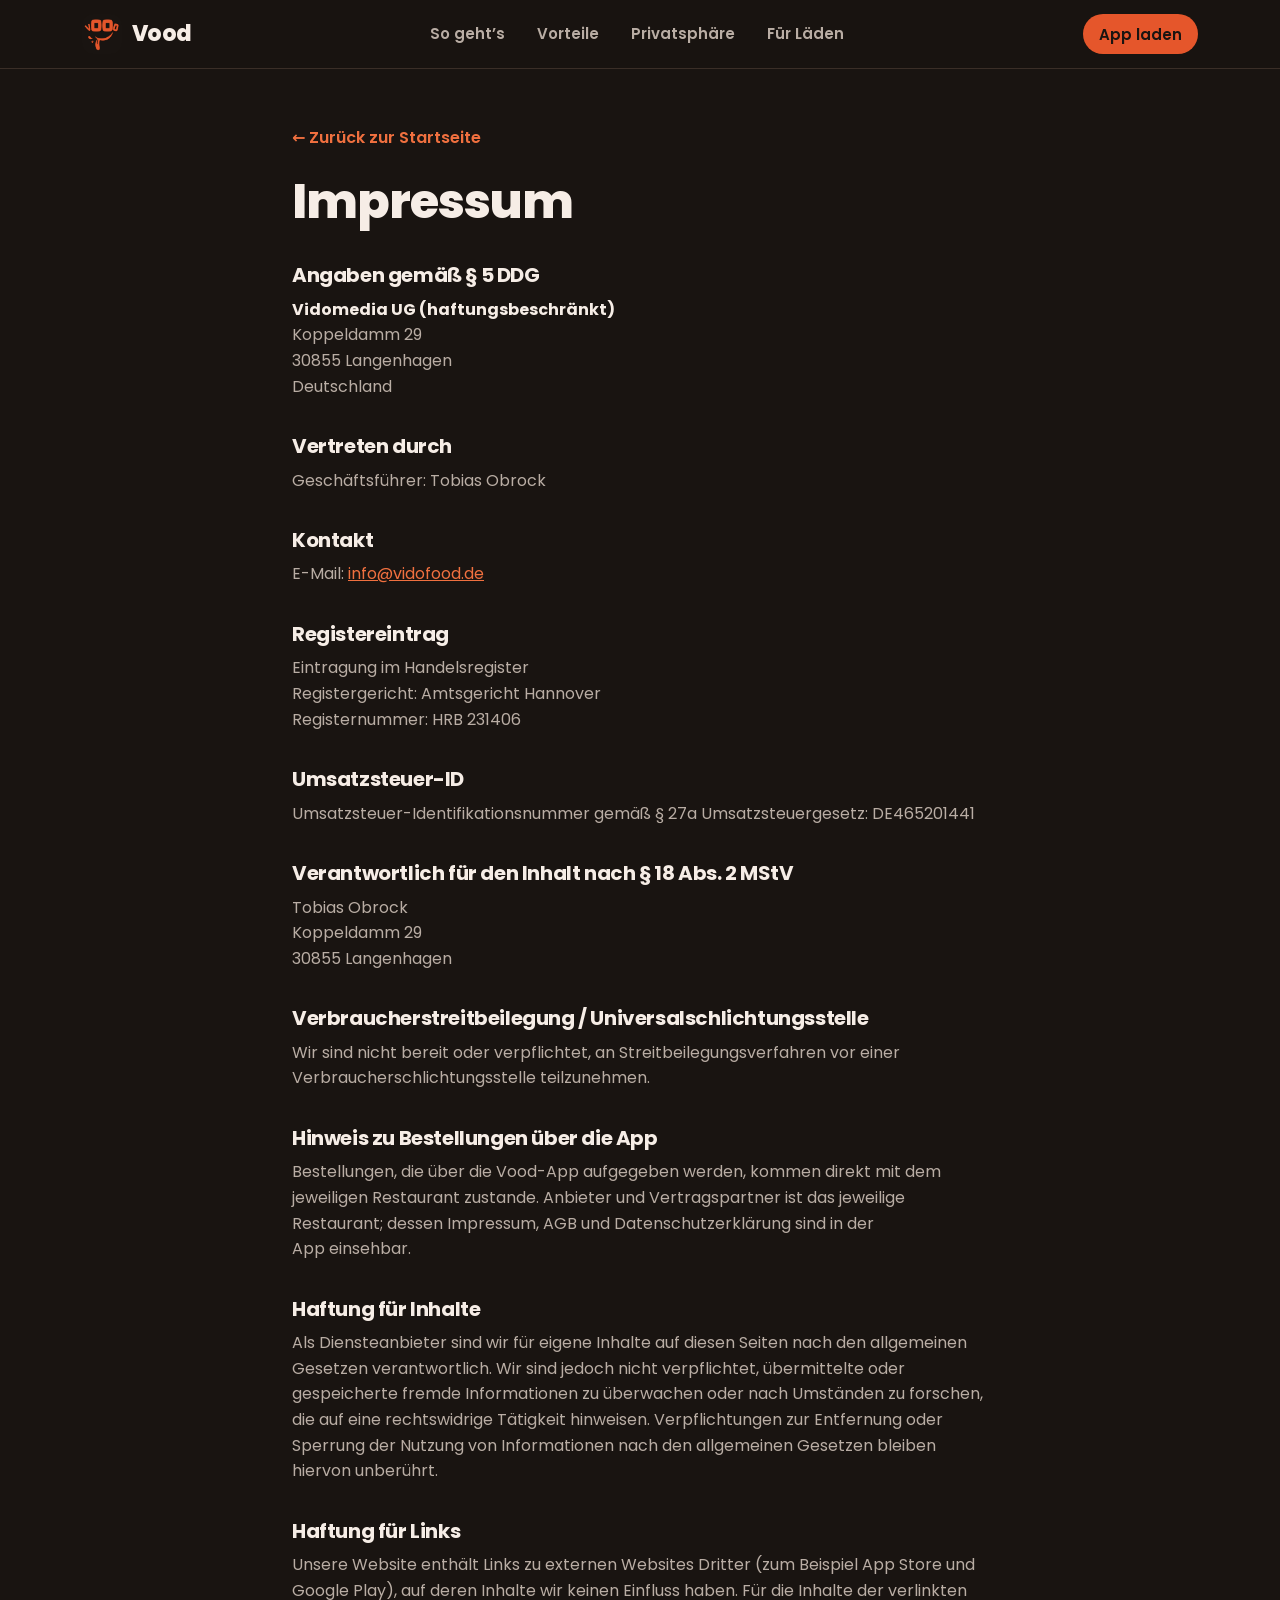
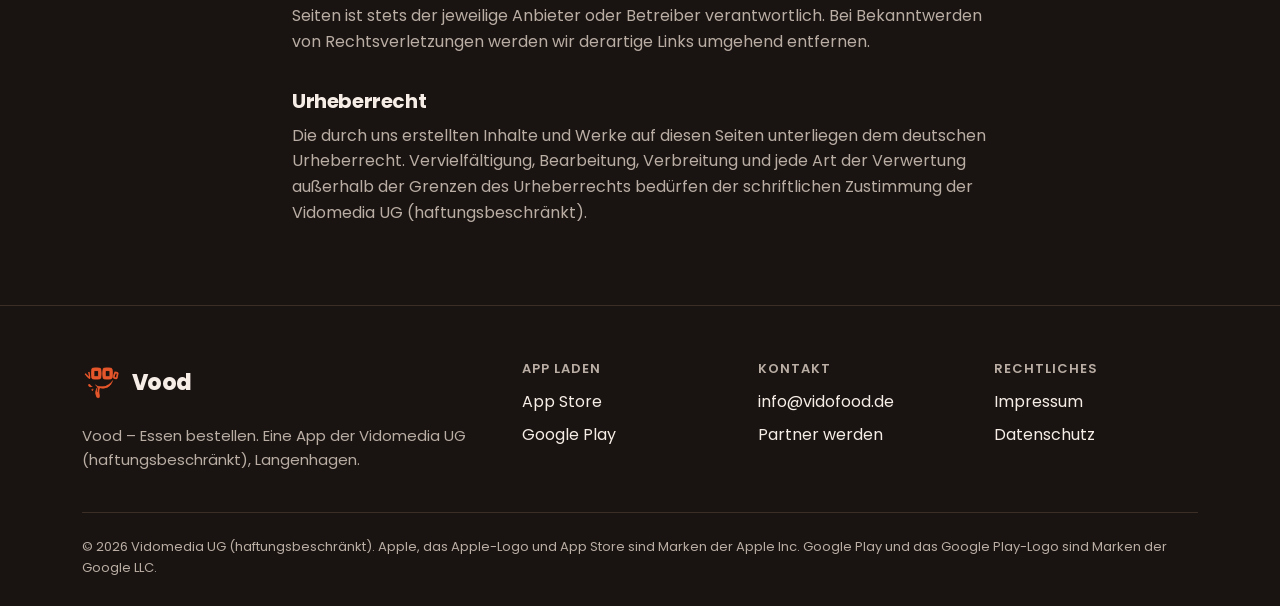
<file: impressum.html>
<!DOCTYPE html>
<html lang="de">
<head>
  <meta charset="UTF-8">
  <meta name="viewport" content="width=device-width, initial-scale=1">
  <title>Impressum – Vood</title>
  <meta name="robots" content="noindex, follow">
  <meta name="theme-color" content="#191411">
  <link rel="icon" type="image/png" href="assets/img/favicon.png">
  <link rel="stylesheet" href="assets/css/style.css">
</head>
<body>
  <a class="skip-link" href="#inhalt">Zum Inhalt springen</a>
  <header class="site-header">
    <div class="container header-inner">
      <a class="brand" href="index.html" aria-label="Vood – zur Startseite">
        <img class="brand-logo" src="assets/img/logo-vood.png" alt="Vood Logo" width="40" height="40">
        <span class="brand-name">Vood</span>
      </a>
      <nav class="main-nav" aria-label="Hauptnavigation">
        <ul>
          <li><a href="index.html#so-gehts">So geht’s</a></li>
          <li><a href="index.html#vorteile">Vorteile</a></li>
          <li><a href="index.html#privatsphaere">Privatsphäre</a></li>
          <li><a href="index.html#partner">Für Läden</a></li>
        </ul>
      </nav>
      <a class="btn btn-primary btn-sm" href="index.html#download">App laden</a>
    </div>
  </header>

  <main id="inhalt" class="legal">
    <div class="container narrow">
      <a class="back-link" href="index.html">← Zurück zur Startseite</a>
      <h1>Impressum</h1>

      <h2>Angaben gemäß § 5 DDG</h2>
      <p><strong>Vidomedia UG (haftungsbeschränkt)</strong><br>Koppeldamm 29<br>30855 Langenhagen<br>Deutschland</p>

      <h2>Vertreten durch</h2>
      <p>Geschäftsführer: Tobias Obrock</p>

      <h2>Kontakt</h2>
      <p>E-Mail: <a href="mailto:info@vidofood.de">info@vidofood.de</a></p>

      <h2>Registereintrag</h2>
      <p>Eintragung im Handelsregister<br>Registergericht: Amtsgericht Hannover<br>Registernummer: HRB 231406</p>

      <h2>Umsatzsteuer-ID</h2>
      <p>Umsatzsteuer-Identifikationsnummer gemäß § 27a Umsatzsteuergesetz: DE465201441</p>

      <h2>Verantwortlich für den Inhalt nach § 18 Abs. 2 MStV</h2>
      <p>Tobias Obrock<br>Koppeldamm 29<br>30855 Langenhagen</p>

      <h2>Verbraucherstreitbeilegung / Universalschlichtungsstelle</h2>
      <p>Wir sind nicht bereit oder verpflichtet, an Streitbeilegungsverfahren vor einer Verbraucherschlichtungsstelle teilzunehmen.</p>

      <h2>Hinweis zu Bestellungen über die App</h2>
      <p>Bestellungen, die über die Vood-App aufgegeben werden, kommen direkt mit dem jeweiligen Restaurant zustande. Anbieter und Vertragspartner ist das jeweilige Restaurant; dessen Impressum, AGB und Datenschutzerklärung sind in der App einsehbar.</p>

      <h2>Haftung für Inhalte</h2>
      <p>Als Diensteanbieter sind wir für eigene Inhalte auf diesen Seiten nach den allgemeinen Gesetzen verantwortlich. Wir sind jedoch nicht verpflichtet, übermittelte oder gespeicherte fremde Informationen zu überwachen oder nach Umständen zu forschen, die auf eine rechtswidrige Tätigkeit hinweisen. Verpflichtungen zur Entfernung oder Sperrung der Nutzung von Informationen nach den allgemeinen Gesetzen bleiben hiervon unberührt.</p>

      <h2>Haftung für Links</h2>
      <p>Unsere Website enthält Links zu externen Websites Dritter (zum Beispiel App Store und Google Play), auf deren Inhalte wir keinen Einfluss haben. Für die Inhalte der verlinkten Seiten ist stets der jeweilige Anbieter oder Betreiber verantwortlich. Bei Bekanntwerden von Rechtsverletzungen werden wir derartige Links umgehend entfernen.</p>

      <h2>Urheberrecht</h2>
      <p>Die durch uns erstellten Inhalte und Werke auf diesen Seiten unterliegen dem deutschen Urheberrecht. Vervielfältigung, Bearbeitung, Verbreitung und jede Art der Verwertung außerhalb der Grenzen des Urheberrechts bedürfen der schriftlichen Zustimmung der Vidomedia UG (haftungsbeschränkt).</p>
    </div>
  </main>

  <footer class="site-footer">
    <div class="container footer-grid">
      <div class="footer-brand">
        <a class="brand" href="index.html" aria-label="Vood – zur Startseite">
          <img class="brand-logo" src="assets/img/logo-vood.png" alt="Vood Logo" width="40" height="40" loading="lazy">
          <span class="brand-name">Vood</span>
        </a>
        <p>Vood – Essen bestellen. Eine App der Vidomedia UG (haftungsbeschränkt), Langenhagen.</p>
      </div>
      <div class="footer-col">
        <h2 class="footer-title">App laden</h2>
        <ul>
          <li><a href="https://apps.apple.com/de/app/vood-essen-bestellen/id6804287501" target="_blank" rel="noopener">App Store</a></li>
          <li><a href="https://play.google.com/store/apps/details?id=de.vidofood.app" target="_blank" rel="noopener">Google Play</a></li>
        </ul>
      </div>
      <div class="footer-col">
        <h2 class="footer-title">Kontakt</h2>
        <ul>
          <li><a href="mailto:info@vidofood.de">info@vidofood.de</a></li>
          <li><a href="index.html#partner">Partner werden</a></li>
        </ul>
      </div>
      <div class="footer-col">
        <h2 class="footer-title">Rechtliches</h2>
        <ul>
          <li><a href="impressum.html">Impressum</a></li>
          <li><a href="datenschutz.html">Datenschutz</a></li>
        </ul>
      </div>
    </div>
    <div class="container footer-bottom">
      <p>© 2026 Vidomedia UG (haftungsbeschränkt). Apple, das Apple-Logo und App Store sind Marken der Apple Inc. Google Play und das Google Play-Logo sind Marken der Google LLC.</p>
    </div>
  </footer>
</body>
</html>
</file>
<file: assets/css/style.css>
/* Vood – Landingpage */
@font-face { font-family: "Poppins"; font-style: normal; font-weight: 400; font-display: swap; src: url(../fonts/poppins-400.woff2) format("woff2"); }
@font-face { font-family: "Poppins"; font-style: normal; font-weight: 600; font-display: swap; src: url(../fonts/poppins-600.woff2) format("woff2"); }
@font-face { font-family: "Poppins"; font-style: normal; font-weight: 700; font-display: swap; src: url(../fonts/poppins-700.woff2) format("woff2"); }
@font-face { font-family: "Poppins"; font-style: normal; font-weight: 800; font-display: swap; src: url(../fonts/poppins-800.woff2) format("woff2"); }

:root {
  --color-primary: #e5562b;
  --color-accent: #f0703f;
  --color-bg: #191411;
  --color-surface: #221a16;
  --color-surface-2: #2c221c;
  --color-line: #3a2e27;
  --color-text: #f6ede6;
  --color-muted: #b9ada4;
  --color-cream: #f6ede6;
  --color-ink: #191411;
  --color-ink-muted: #6b5f57;
  --color-black: #000000;

  --ease-out: cubic-bezier(0.23, 1, 0.32, 1);
  --ease-in-out: cubic-bezier(0.77, 0, 0.175, 1);
  --radius: 20px;
  --font: "Poppins", system-ui, -apple-system, "Segoe UI", Roboto, sans-serif;
}

*, *::before, *::after { box-sizing: border-box; }
html { -webkit-text-size-adjust: 100%; scroll-behavior: smooth; scroll-padding-top: 80px; }
body {
  margin: 0;
  font-family: var(--font);
  font-size: 1rem;
  line-height: 1.6;
  color: var(--color-text);
  background: var(--color-bg);
  -webkit-font-smoothing: antialiased;
  text-rendering: optimizeLegibility;
}
img { display: block; max-width: 100%; height: auto; }
h1, h2, h3 { margin: 0; line-height: 1.12; letter-spacing: -0.02em; text-wrap: balance; }
p { margin: 0; text-wrap: pretty; }
ul, ol { margin: 0; padding: 0; list-style: none; }
a { color: inherit; }

:focus-visible { outline: 3px solid var(--color-accent); outline-offset: 3px; border-radius: 6px; }

.skip-link {
  position: absolute; left: 16px; top: -60px; z-index: 100;
  padding: 10px 16px; border-radius: 10px;
  background: var(--color-cream); color: var(--color-ink); font-weight: 600; text-decoration: none;
  transition: transform 160ms var(--ease-out);
}
.skip-link:focus { transform: translateY(76px); }

.container { width: 100%; max-width: 1180px; margin: 0 auto; padding: 0 20px; }
.narrow { max-width: 760px; }
.text-accent { color: var(--color-accent); }

.eyebrow {
  font-size: 0.8125rem; font-weight: 600; letter-spacing: 0.08em; text-transform: uppercase;
  color: var(--color-accent); margin-bottom: 14px;
}
.eyebrow-dark { color: var(--color-ink-muted); }

/* Buttons */
.btn {
  display: inline-flex; align-items: center; justify-content: center; gap: 8px;
  min-height: 48px; padding: 0 22px; border-radius: 999px; border: 0;
  font: 600 1rem/1 var(--font); text-decoration: none; cursor: pointer;
  transition: transform 140ms var(--ease-out), background-color 200ms ease, color 200ms ease;
  -webkit-tap-highlight-color: transparent;
}
.btn:active { transform: scale(0.97); }
.btn-sm { min-height: 40px; padding: 0 16px; font-size: 0.9375rem; }
.btn-block { width: 100%; }
.btn-primary { background: var(--color-primary); color: var(--color-ink); }
.btn-dark { background: var(--color-ink); color: var(--color-cream); }
@media (hover: hover) and (pointer: fine) {
  .btn-primary:hover { background: var(--color-accent); }
  .btn-dark:hover { background: var(--color-surface-2); }
}

/* Store badges */
.store-badges { display: flex; flex-wrap: wrap; gap: 12px; }
.store-badges-center { justify-content: center; }
.store-badge {
  display: inline-flex; align-items: center; gap: 10px;
  min-width: 176px; height: 58px; padding: 0 20px 0 16px;
  background: var(--color-black); color: var(--color-text);
  border: 1px solid var(--color-line); border-radius: 14px;
  text-decoration: none;
  transition: transform 140ms var(--ease-out), border-color 200ms ease;
  -webkit-tap-highlight-color: transparent;
}
.store-badge:active { transform: scale(0.97); }
@media (hover: hover) and (pointer: fine) {
  .store-badge:hover { border-color: var(--color-muted); }
}
.store-icon { width: 28px; height: 28px; flex: none; }
.store-text { display: flex; flex-direction: column; line-height: 1.1; }
.store-small { font-size: 0.6875rem; font-weight: 400; letter-spacing: 0.02em; }
.store-big { font-size: 1.25rem; font-weight: 600; letter-spacing: -0.01em; }

/* Header */
.site-header {
  position: sticky; top: 0; z-index: 50;
  background: color-mix(in srgb, var(--color-bg) 86%, transparent);
  -webkit-backdrop-filter: saturate(140%) blur(12px);
  backdrop-filter: saturate(140%) blur(12px);
  border-bottom: 1px solid var(--color-line);
}
.header-inner { display: flex; align-items: center; justify-content: space-between; gap: 16px; height: 68px; }
.brand { display: inline-flex; align-items: center; gap: 10px; text-decoration: none; }
.brand-logo { width: 40px; height: 40px; border-radius: 11px; }
.brand-name { font-weight: 800; font-size: 1.375rem; letter-spacing: -0.03em; }
.main-nav { display: none; }
.main-nav ul { display: flex; gap: 4px; }
.main-nav a {
  display: inline-block; padding: 8px 14px; border-radius: 999px;
  color: var(--color-muted); font-size: 0.9375rem; font-weight: 600; text-decoration: none;
  transition: color 200ms ease, background-color 200ms ease;
}
@media (hover: hover) and (pointer: fine) {
  .main-nav a:hover { color: var(--color-text); background: var(--color-surface); }
}

/* Hero */
.hero { position: relative; overflow: hidden; padding: 48px 0 56px; }
.hero::before {
  content: ""; position: absolute; inset: -20% -10% auto auto; width: 70vw; height: 70vw; max-width: 820px; max-height: 820px;
  background: radial-gradient(closest-side, color-mix(in srgb, var(--color-primary) 22%, transparent), transparent);
  pointer-events: none;
}
.hero-grid { position: relative; display: grid; gap: 48px; align-items: center; }
.hero h1 { font-size: clamp(2.5rem, 9vw, 4.25rem); font-weight: 800; margin-bottom: 20px; }
.lead { font-size: 1.125rem; color: var(--color-muted); max-width: 34em; margin-bottom: 28px; }
.trust-list { display: flex; flex-wrap: wrap; gap: 8px 20px; margin-top: 24px; color: var(--color-muted); font-size: 0.9375rem; }
.trust-list li { display: inline-flex; align-items: center; gap: 8px; }
.trust-list li::before {
  content: ""; width: 18px; height: 18px; flex: none; border-radius: 50%;
  background: var(--color-surface-2) url("data:image/svg+xml,%3Csvg xmlns='http://www.w3.org/2000/svg' viewBox='0 0 24 24' fill='none' stroke='%23f0703f' stroke-width='3' stroke-linecap='round' stroke-linejoin='round'%3E%3Cpath d='M6 12.5l4 4 8-9'/%3E%3C/svg%3E") center / 12px no-repeat;
}

.hero-visual { position: relative; display: flex; justify-content: center; min-height: 460px; }
.phone {
  position: relative; width: 240px; aspect-ratio: 1 / 2; flex: none;
  padding: 8px; border-radius: 40px;
  background: var(--color-surface-2);
  border: 1px solid var(--color-line);
  box-shadow: 0 30px 60px -20px rgba(0, 0, 0, 0.6), 0 0 0 1px rgba(255, 255, 255, 0.04) inset;
}
.phone img { width: 100%; height: 100%; object-fit: cover; border-radius: 32px; }
.hero-visual .phone-front { z-index: 2; transform: translateX(44px); }
.hero-visual .phone-back { position: absolute; z-index: 1; top: 36px; left: 50%; transform: translateX(-150px) rotate(-6deg) scale(0.9); opacity: 0.9; }

/* Hero entrance – first visit only, enter with ease-out, staggered */
@keyframes rise { from { opacity: 0; transform: translateY(14px); } }
@keyframes fade { from { opacity: 0; } }
.hero-in { animation: rise 700ms var(--ease-out) both; animation-delay: calc(var(--i, 0) * 70ms); }

/* Facts */
.facts { border-top: 1px solid var(--color-line); border-bottom: 1px solid var(--color-line); background: var(--color-surface); }
.facts-grid { display: grid; gap: 0; }
.fact { padding: 24px 0; border-bottom: 1px solid var(--color-line); }
.fact:last-child { border-bottom: 0; }
.fact-title { font-size: 1.125rem; font-weight: 700; margin-bottom: 4px; }
.fact p { color: var(--color-muted); font-size: 0.9375rem; }

/* Sections */
.section { padding: 80px 0; }
.section-surface { background: var(--color-surface); }
.section-head { max-width: 680px; margin-bottom: 44px; }
.section-head h2, .split-copy h2, .download-card h2 { font-size: clamp(1.875rem, 5.5vw, 2.75rem); font-weight: 800; margin-bottom: 14px; }
.section-lead { color: var(--color-muted); font-size: 1.0625rem; }

/* Steps */
.steps { display: grid; gap: 40px; counter-reset: step; }
.step { position: relative; }
.step-shot {
  width: 100%; max-width: 280px; aspect-ratio: 4 / 5; overflow: hidden; margin: 0 auto 24px;
  border-radius: var(--radius); background: var(--color-surface); border: 1px solid var(--color-line);
  padding: 20px 28px 0;
}
.step-shot img { width: 100%; border-radius: 22px 22px 0 0; }
.step-shot-bottom { display: flex; align-items: flex-end; padding: 0 28px 20px; }
.step-shot-bottom img { border-radius: 0 0 22px 22px; }
.step-num {
  display: inline-grid; place-items: center; width: 32px; height: 32px; margin-bottom: 12px;
  border-radius: 50%; background: var(--color-primary); color: var(--color-ink); font-weight: 700; font-size: 0.9375rem;
}
.step h3 { font-size: 1.25rem; font-weight: 700; margin-bottom: 8px; }
.step p { color: var(--color-muted); }

/* Benefits */
.benefits { display: grid; gap: 16px; }
.benefit {
  padding: 24px; border-radius: var(--radius);
  background: var(--color-bg); border: 1px solid var(--color-line);
}
.benefit-icon {
  width: 44px; height: 44px; padding: 10px; margin-bottom: 16px; border-radius: 12px;
  background: var(--color-surface-2); fill: none; stroke: var(--color-accent); stroke-width: 1.8; stroke-linecap: round; stroke-linejoin: round;
}
.benefit h3 { font-size: 1.125rem; font-weight: 700; margin-bottom: 6px; }
.benefit p { color: var(--color-muted); font-size: 0.9375rem; }

/* Split / privacy */
.split { display: grid; gap: 48px; align-items: center; }
.split-visual { display: flex; justify-content: center; }
.phone-solo { width: 250px; }
.check-list { display: grid; gap: 16px; margin: 8px 0 28px; }
.check-list li { position: relative; padding-left: 36px; color: var(--color-muted); }
.check-list li strong { color: var(--color-text); font-weight: 600; }
.check-list li::before {
  content: ""; position: absolute; left: 0; top: 2px; width: 24px; height: 24px; border-radius: 50%;
  background: var(--color-surface-2) url("data:image/svg+xml,%3Csvg xmlns='http://www.w3.org/2000/svg' viewBox='0 0 24 24' fill='none' stroke='%23f0703f' stroke-width='3' stroke-linecap='round' stroke-linejoin='round'%3E%3Cpath d='M6 12.5l4 4 8-9'/%3E%3C/svg%3E") center / 14px no-repeat;
}
.note { padding: 18px 20px; border-left: 3px solid var(--color-primary); background: var(--color-surface); border-radius: 0 14px 14px 0; color: var(--color-muted); font-size: 0.9375rem; }

/* FAQ */
.faq { display: grid; gap: 10px; }
.faq details { border: 1px solid var(--color-line); border-radius: 16px; background: var(--color-bg); }
.faq summary {
  display: flex; justify-content: space-between; align-items: center; gap: 16px;
  padding: 18px 20px; cursor: pointer; font-weight: 600; list-style: none; border-radius: 16px;
}
.faq summary::-webkit-details-marker { display: none; }
.faq summary::after {
  content: ""; width: 12px; height: 12px; flex: none;
  border-right: 2px solid var(--color-accent); border-bottom: 2px solid var(--color-accent);
  transform: translateY(-3px) rotate(45deg);
  transition: transform 200ms var(--ease-out);
}
.faq details[open] summary::after { transform: translateY(2px) rotate(-135deg); }
.faq details p { padding: 0 20px 20px; color: var(--color-muted); }

/* Download */
.download-card {
  text-align: center; padding: 56px 24px; border-radius: 28px;
  background: radial-gradient(120% 120% at 50% 0%, color-mix(in srgb, var(--color-primary) 24%, var(--color-surface)) 0%, var(--color-surface) 60%);
  border: 1px solid var(--color-line);
}
.download-icon { width: 88px; height: 88px; border-radius: 22px; margin: 0 auto 24px; box-shadow: 0 16px 40px -12px rgba(0, 0, 0, 0.6); }
.download-card .section-lead { max-width: 30em; margin: 0 auto 28px; }

/* Partner */
.partner { background: var(--color-cream); color: var(--color-ink); padding: 80px 0; }
.partner-grid { display: grid; gap: 40px; align-items: start; }
.partner h2 { font-size: clamp(2.25rem, 7vw, 3.5rem); font-weight: 800; margin-bottom: 10px; }
.partner-lead { font-size: clamp(1.25rem, 3.4vw, 1.625rem); font-weight: 600; color: var(--color-ink); margin-bottom: 18px; }
.partner-copy > p:not(.eyebrow):not(.partner-lead) { color: var(--color-ink-muted); max-width: 32em; }
.partner-copy .btn { margin-top: 28px; }
.partner-mail { margin-top: 16px; font-size: 0.9375rem; }
.partner-mail a { color: var(--color-ink); font-weight: 600; }
.partner-form {
  position: relative; display: grid; gap: 14px; padding: 28px 22px; border-radius: 24px;
  background: var(--color-bg); color: var(--color-text);
  box-shadow: 0 30px 60px -30px rgba(25, 20, 17, 0.55);
}
.partner-form h3 { font-size: 1.25rem; font-weight: 700; margin-bottom: 4px; }
.field { display: grid; gap: 6px; }
.field-row { display: grid; gap: 14px; }
.field label { font-size: 0.875rem; font-weight: 600; color: var(--color-muted); }
.field input, .field textarea {
  width: 100%; min-height: 48px; padding: 12px 14px; border-radius: 12px;
  border: 1px solid var(--color-line); background: var(--color-surface); color: var(--color-text);
  font: 400 1rem/1.4 var(--font);
  transition: border-color 160ms ease, background-color 160ms ease;
}
.field textarea { resize: vertical; min-height: 104px; }
.field input::placeholder, .field textarea::placeholder { color: var(--color-muted); opacity: 0.8; }
.field input:focus, .field textarea:focus { outline: none; border-color: var(--color-accent); background: var(--color-surface-2); }
.field input:focus-visible, .field textarea:focus-visible { outline: 2px solid var(--color-accent); outline-offset: 1px; }
.form-hint { font-size: 0.8125rem; color: var(--color-muted); }
.form-hint a { color: var(--color-text); }
.form-status { font-size: 0.9375rem; font-weight: 600; color: var(--color-accent); }
.form-status:empty { display: none; }

/* Footer */
.site-footer { background: var(--color-bg); border-top: 1px solid var(--color-line); padding: 56px 0 28px; }
.footer-grid { display: grid; gap: 32px; }
.footer-brand p { margin-top: 14px; color: var(--color-muted); font-size: 0.9375rem; max-width: 26em; }
.footer-title { font-size: 0.8125rem; font-weight: 600; letter-spacing: 0.08em; text-transform: uppercase; color: var(--color-muted); margin-bottom: 12px; }
.footer-col ul { display: grid; gap: 8px; }
.footer-col a { text-decoration: none; transition: color 200ms ease; }
@media (hover: hover) and (pointer: fine) {
  .footer-col a:hover { color: var(--color-accent); }
}
.footer-bottom { margin-top: 40px; }
.footer-bottom p { padding-top: 24px; border-top: 1px solid var(--color-line); }
.footer-bottom p { font-size: 0.8125rem; color: var(--color-muted); }

/* Legal pages */
.legal { padding: 56px 0 80px; }
.legal h1 { font-size: clamp(2rem, 6vw, 3rem); font-weight: 800; margin-bottom: 32px; }
.legal h2 { font-size: 1.25rem; font-weight: 700; margin: 36px 0 10px; }
.legal h3 { font-size: 1.0625rem; font-weight: 600; margin: 24px 0 8px; }
.legal p, .legal li { color: var(--color-muted); }
.legal p + p { margin-top: 10px; }
.legal ul { list-style: disc; padding-left: 22px; margin-top: 8px; display: grid; gap: 6px; }
.legal a { color: var(--color-accent); }
.legal strong { color: var(--color-text); }
.back-link { display: inline-block; margin-bottom: 24px; color: var(--color-accent); font-weight: 600; text-decoration: none; }

/* Scroll reveal (only when JS is active; content stays visible without JS) */
.js .reveal { opacity: 0; transform: translateY(16px); transition: opacity 600ms var(--ease-out), transform 600ms var(--ease-out); transition-delay: calc(var(--i, 0) * 60ms); }
.js .reveal.is-visible { opacity: 1; transform: none; }

/* Breakpoints */
@media (min-width: 640px) {
  .container { padding: 0 32px; }
  .facts-grid { grid-template-columns: repeat(3, 1fr); gap: 32px; }
  .fact { border-bottom: 0; padding: 28px 0; }
  .benefits { grid-template-columns: repeat(2, 1fr); }
  .field-row { grid-template-columns: 1fr 1fr; }
  .partner-form { padding: 32px; }
}
@media (min-width: 900px) {
  .main-nav { display: block; }
  .hero { padding: 72px 0 96px; }
  .hero-grid { grid-template-columns: 1.2fr 0.8fr; }
  .hero-visual { min-height: 580px; }
  .phone { width: 280px; }
  .hero-visual .phone-back { transform: translateX(-180px) rotate(-6deg) scale(0.9); }
  .steps { grid-template-columns: repeat(3, 1fr); gap: 32px; }
  .step-shot { max-width: none; }
  .benefits { grid-template-columns: repeat(3, 1fr); }
  .split { grid-template-columns: 0.9fr 1.1fr; gap: 72px; }
  .phone-solo { width: 280px; }
  .section { padding: 112px 0; }
  .download-card { padding: 72px 40px; }
  .partner { padding: 112px 0; }
  .partner-grid { grid-template-columns: 1fr 1fr; gap: 64px; }
  .footer-grid { grid-template-columns: 2fr 1fr 1fr 1fr; }
}

/* Reduced motion: keep opacity fades, drop movement */
@media (prefers-reduced-motion: reduce) {
  html { scroll-behavior: auto; }
  .hero-in { animation-name: fade; animation-duration: 400ms; }
  .js .reveal { transform: none; transition: opacity 400ms ease; }
  .btn:active, .store-badge:active { transform: none; }
}

/* Small phones: keep both store badges side by side */
@media (max-width: 479px) {
  .store-badges { flex-wrap: nowrap; gap: 10px; }
  .store-badge { flex: 1 1 0; min-width: 0; height: 54px; padding: 0 12px; gap: 8px; justify-content: center; }
  .store-icon { width: 24px; height: 24px; }
  .store-big { font-size: 1.0625rem; }
  .store-small { font-size: 0.625rem; }
}
@media (max-width: 339px) {
  .store-badges { flex-wrap: wrap; }
}
</file>
